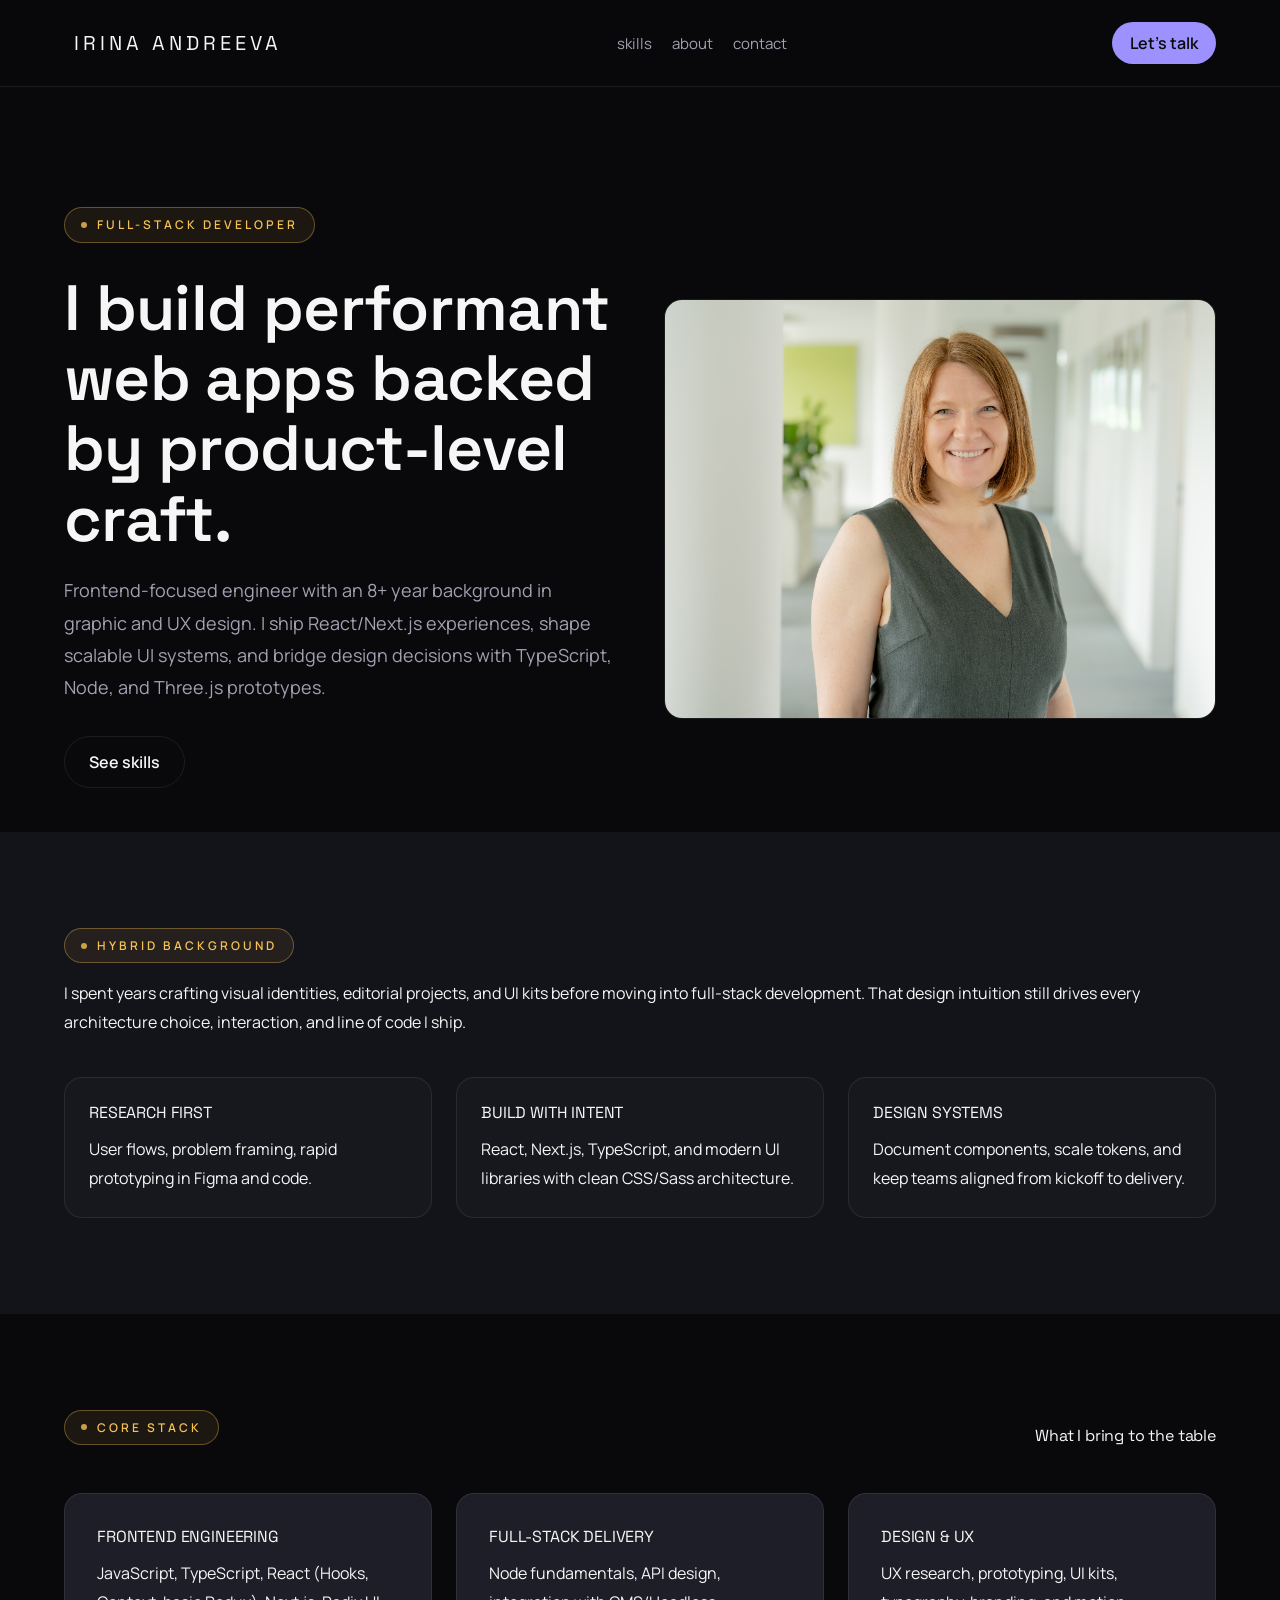
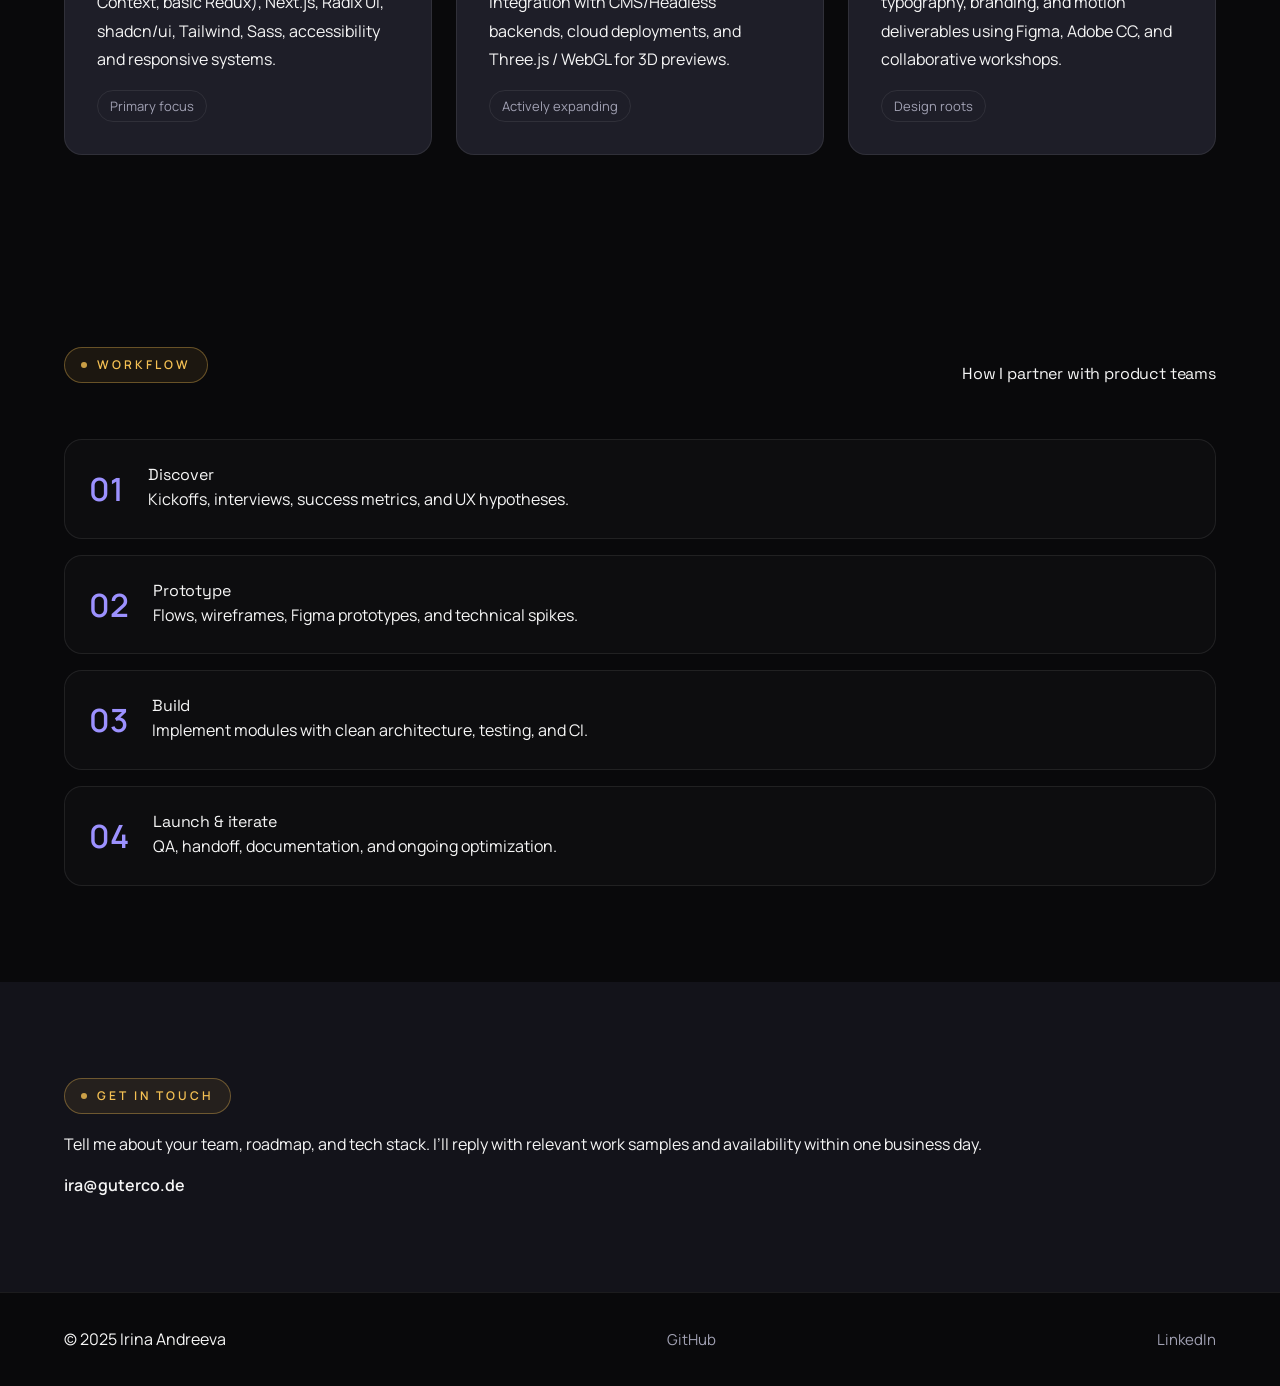
<file: index.html>
<!DOCTYPE html>
<html lang="en">
  <head>
    <meta charset="UTF-8" />
    <meta name="viewport" content="width=device-width, initial-scale=1" />
    <title>Irina Andreeva — Full-Stack Developer & Designer</title>
    <link rel="preconnect" href="https://fonts.googleapis.com" />
    <link rel="preconnect" href="https://fonts.gstatic.com" crossorigin />
    <link
      href="https://fonts.googleapis.com/css2?family=Manrope:wght@400;500;600;700&family=Space+Grotesk:wght@400;500;600;700&display=swap"
      rel="stylesheet"
    />
    <link rel="stylesheet" href="css/reset.css" />
    <link rel="stylesheet" href="css/style.css" />
  </head>
  <body>
    <header class="site-header">
      <div class="container">
        <a class="logo" href="#">IRINA ANDREEVA</a>
        <nav class="primary-nav">
          <!-- <a href="#projects">Projects</a> -->
          <a href="#skills">Skills</a>
          <a href="#about">About</a>
          <a href="#contact">Contact</a>
        </nav>
        <a class="cta" href="#contact">Let’s talk</a>
      </div>
    </header>

    <main>
      <section class="hero">
        <div class="container">
          <div class="hero__content">
            <p class="eyebrow">full-stack developer</p>
            <h1>I build performant web apps backed by product-level craft.</h1>
            <p class="lede">
              Frontend-focused engineer with an 8+ year background in graphic
              and UX design. I ship React/Next.js experiences, shape scalable UI
              systems, and bridge design decisions with TypeScript, Node, and
              Three.js prototypes.
            </p>
            <div class="hero__actions">
              <!-- <a class="btn btn--primary" href="#projects">View work</a> -->
              <a class="btn btn--ghost" href="#skills">See skills</a>
            </div>
            <!-- <ul class="hero__stats">
              <li>
                <span>8+</span>
                <p>years in design & product</p>
              </li>
              <li>
                <span>25+</span>
                <p>web/app launches shipped</p>
              </li>
              <li>
                <span>3</span>
                <p>design systems in production</p>
              </li>
            </ul> -->
          </div>
          <div class="hero__visual">
            <img
              src="./img/ira_portfolio.jpg  "
              alt="Developer workspace"
              class="hero__image"
            />
            <!-- <div class="hero__badge">code × design</div> -->
            <!-- <div class="hero__card">
              <p>Next role?</p>
              <strong>Open to frontend / full-stack teams</strong>
            </div> -->
          </div>
        </div>
      </section>

      <section id="about" class="about">
        <div class="container">
          <div class="about__intro">
            <p class="eyebrow">hybrid background</p>
            <p>
              I spent years crafting visual identities, editorial projects, and
              UI kits before moving into full-stack development. That design
              intuition still drives every architecture choice, interaction, and
              line of code I ship.
            </p>
          </div>
          <div class="about__grid">
            <article>
              <h3>Research first</h3>
              <p>
                User flows, problem framing, rapid prototyping in Figma and
                code.
              </p>
            </article>
            <article>
              <h3>Build with intent</h3>
              <p>
                React, Next.js, TypeScript, and modern UI libraries with clean
                CSS/Sass architecture.
              </p>
            </article>
            <article>
              <h3>Design systems</h3>
              <p>
                Document components, scale tokens, and keep teams aligned from
                kickoff to delivery.
              </p>
            </article>
          </div>
        </div>
      </section>

      <section id="skills" class="expertise">
        <div class="container">
          <div class="section-heading">
            <p class="eyebrow">core stack</p>
            <h2>What I bring to the table</h2>
          </div>
          <div class="expertise__list">
            <article>
              <h3>Frontend Engineering</h3>
              <p>
                JavaScript, TypeScript, React (Hooks, Context, basic Redux),
                Next.js, Radix UI, shadcn/ui, Tailwind, Sass, accessibility and
                responsive systems.
              </p>
              <span>Primary focus</span>
            </article>
            <article>
              <h3>Full-Stack Delivery</h3>
              <p>
                Node fundamentals, API design, integration with CMS/Headless
                backends, cloud deployments, and Three.js / WebGL for 3D
                previews.
              </p>
              <span>Actively expanding</span>
            </article>
            <article>
              <h3>Design & UX</h3>
              <p>
                UX research, prototyping, UI kits, typography, branding, and
                motion deliverables using Figma, Adobe CC, and collaborative
                workshops.
              </p>
              <span>Design roots</span>
            </article>
          </div>
        </div>
      </section>

      <!-- <section id="projects" class="projects">
        <div class="container">
          <div class="section-heading">
            <p class="eyebrow">selected work</p>
            <h2>Recent cross-disciplinary builds</h2>
            <a class="link-inline" href="projects/">More case studies →</a>
          </div>

          <div class="projects__grid">
            <article class="project-card">
              <div class="project-card__visual">
                <img
                  src="https://images.unsplash.com/photo-1498050108023-c5249f4df085?auto=format&fit=crop&w=800&q=80"
                  alt="Planta OS interface preview"
                />
                <span>full-stack</span>
              </div>
              <div class="project-card__body">
                <h3>Planta OS</h3>
                <p>
                  Next.js marketplace with personalized plant care playlists,
                  dynamic filters, and motion-driven onboarding.
                </p>
                <ul>
                  <li>Next.js · TypeScript</li>
                  <li>Radix UI</li>
                  <li>CMS integration</li>
                </ul>
              </div>
            </article>

            <article class="project-card">
              <div class="project-card__visual project-card__visual--alt">
                <img
                  src="https://images.unsplash.com/photo-1500530855697-b586d89ba3ee?auto=format&fit=crop&w=800&q=80"
                  alt="Neon Lab immersive screens"
                />
                <span>frontend</span>
              </div>
              <div class="project-card__body">
                <h3>Neon Lab</h3>
                <p>
                  Immersive performance hub with programmable gradients, WebGL
                  scenes, and an editorial CMS crafted in close sync with the
                  art team.
                </p>
                <ul>
                  <li>React · Three.js</li>
                  <li>Design system</li>
                  <li>Custom CMS</li>
                </ul>
              </div>
            </article>

            <article class="project-card">
              <div class="project-card__visual">
                <img
                  src="https://images.unsplash.com/photo-1500534623283-312aade485b7?auto=format&fit=crop&w=800&q=80"
                  alt="Soft Geometry generative art"
                />
                <span>prototype</span>
              </div>
              <div class="project-card__body">
                <h3>Soft Geometry</h3>
                <p>
                  NFT drop microsite with real-time shader controls, responsive
                  layout exploration, and art direction for campaign assets.
                </p>
                <ul>
                  <li>Three.js</li>
                  <li>Motion design</li>
                  <li>Brand kit</li>
                </ul>
              </div>
            </article>
          </div>
        </div>
      </section> -->

      <section class="process">
        <div class="container">
          <div class="section-heading">
            <p class="eyebrow">workflow</p>
            <h2>How I partner with product teams</h2>
          </div>
          <ol class="process__steps">
            <li>
              <span>01</span>
              <div>
                <h3>Discover</h3>
                <p>Kickoffs, interviews, success metrics, and UX hypotheses.</p>
              </div>
            </li>
            <li>
              <span>02</span>
              <div>
                <h3>Prototype</h3>
                <p>
                  Flows, wireframes, Figma prototypes, and technical spikes.
                </p>
              </div>
            </li>
            <li>
              <span>03</span>
              <div>
                <h3>Build</h3>
                <p>
                  Implement modules with clean architecture, testing, and CI.
                </p>
              </div>
            </li>
            <li>
              <span>04</span>
              <div>
                <h3>Launch & iterate</h3>
                <p>QA, handoff, documentation, and ongoing optimization.</p>
              </div>
            </li>
          </ol>
        </div>
      </section>

      <section id="contact" class="contact">
        <div class="container">
          <div class="contact__content">
            <p class="eyebrow">get in touch</p>
            <!-- <h2>Currently interviewing for frontend & full-stack roles</h2> -->
            <p>
              Tell me about your team, roadmap, and tech stack. I’ll reply with
              relevant work samples and availability within one business day.
            </p>
            <div class="contact__links">
              <a href="mailto:ira@guterco.de">ira@guterco.de</a>
            </div>
          </div>
        </div>
      </section>
    </main>

    <footer class="site-footer">
      <div class="container">
        <p>© 2025 Irina Andreeva</p>
        <a
          class="link-inline"
          href="https://github.com/inandreeva"
          target="_blank"
          rel="noopener noreferrer"
          >GitHub</a
        >
        <a
          class="link-inline"
          href="https://www.linkedin.com/in/irina-andreeva-38306076/"
          target="_blank"
          rel="noopener noreferrer"
          >LinkedIn</a
        >
      </div>
    </footer>
  </body>
</html>
</file>
<file: css/style.css>
* {
  box-sizing: border-box;
}

:root {
  --bg: #09090b;
  --surface: #13131a;
  --surface-alt: #1e1e28;
  --accent: #9c91ff;
  --accent-2: #f5c153;
  --text: #f6f6f6;
  --muted: #a1a1b3;
  --border: rgba(255, 255, 255, 0.08);
  --container: 1200px;
  --radius: 18px;
  --font-body: "Manrope", "Inter", system-ui, -apple-system, sans-serif;
  --font-display: "Space Grotesk", "Manrope", sans-serif;
  font-family: var(--font-body);
  color: var(--text);
  background-color: var(--bg);
}

body {
  margin: 0;
  background: var(--bg);
  color: var(--text);
  font-family: var(--font-body);
  font-weight: 400;
}

h1,
h2,
h3,
h4,
.logo {
  font-family: var(--font-display);
  letter-spacing: -0.01em;
}

p {
  font-size: 16px;
  line-height: 1.8;
}

.container {
  width: min(100%, var(--container));
  margin: 0 auto;
  padding: 0 24px;
}

section {
  padding: 96px 0;
}

.site-header {
  position: sticky;
  top: 0;
  z-index: 10;
  background: rgba(9, 9, 11, 0.85);
  backdrop-filter: blur(14px);
  border-bottom: 1px solid var(--border);
}

.site-header .container {
  display: flex;
  align-items: center;
  justify-content: space-between;
  gap: 24px;
  padding: 20px 24px;
}

.logo {
  display: inline-flex;
  align-items: center;
  justify-content: center;
  padding: 10px;
  font-weight: 400;
  font-size: 20px;
  letter-spacing: 0.2em;
  text-transform: uppercase;
  color: inherit;
  text-decoration: none;
}

.primary-nav {
  display: flex;
  gap: 20px;
  font-size: 15px;
  text-transform: lowercase;
}

.primary-nav a {
  color: var(--muted);
  text-decoration: none;
  transition: color 0.2s ease;
}

.primary-nav a:hover {
  color: var(--text);
}

.cta {
  color: var(--bg);
  background: var(--accent);
  padding: 10px 18px;
  border-radius: 999px;
  text-decoration: none;
  font-weight: 600;
}

.hero {
  padding-top: 120px;
  padding-bottom: 20px;
}

.hero .container {
  display: grid;
  grid-template-columns: repeat(auto-fit, minmax(320px, 1fr));
  gap: 48px;
  align-items: center;
}

.hero__content h1 {
  font-size: clamp(36px, 5vw, 64px);
  line-height: 1.1;
  margin: 14px 0 20px;
  font-weight: 600;
}

.hero__content .lede {
  font-size: 18px;
  color: var(--muted);
  max-width: 52ch;
}

.hero__actions {
  display: flex;
  flex-wrap: wrap;
  gap: 16px;
  margin: 32px 0 24px;
}

.btn {
  display: inline-flex;
  align-items: center;
  justify-content: center;
  border-radius: 999px;
  padding: 14px 24px;
  font-weight: 600;
  text-decoration: none;
  border: 1px solid transparent;
}

.btn--primary {
  background: linear-gradient(135deg, var(--accent), var(--accent-2));
  color: var(--bg);
}

.btn--ghost {
  border-color: var(--border);
  color: var(--text);
}

.hero__stats {
  list-style: none;
  display: flex;
  flex-wrap: wrap;
  gap: 32px;
  padding: 0;
  margin: 0;
}

.hero__stats span {
  display: block;
  font-size: 32px;
  font-weight: 600;
}

.hero__visual {
  display: grid;
  gap: 24px;
  justify-items: start;
}

.hero__image {
  width: 100%;
  border-radius: var(--radius);
  border: 1px solid var(--border);
  object-fit: cover;
  height: 420px;
}

.hero__badge {
  border: 1px solid var(--border);
  padding: 12px 18px;
  border-radius: 999px;
  text-transform: uppercase;
  font-size: 13px;
  letter-spacing: 0.1em;
}

.hero__card {
  padding: 32px;
  border-radius: var(--radius);
  background: radial-gradient(circle at top right, rgba(156, 145, 255, 0.35), transparent 60%), var(--surface);
  border: 1px solid var(--border);
  display: flex;
  flex-direction: column;
  gap: 8px;
}

.hero__card strong {
  font-size: 20px;
}

.about__intro h2 {
  text-transform: uppercase;
  margin-bottom: 12px;
}

.eyebrow {
  display: inline-flex;
  align-items: center;
  gap: 10px;
  text-transform: uppercase;
  letter-spacing: 0.25em;
  font-size: 12px;
  font-weight: 600;
  color: var(--accent-2);
  padding: 6px 16px;
  border-radius: 999px;
  border: 1px solid rgba(245, 193, 83, 0.35);
  background: rgba(245, 193, 83, 0.08);
  margin-bottom: 16px;
}

.eyebrow::before {
  content: "";
  width: 6px;
  height: 6px;
  border-radius: 50%;
  background: currentColor;
  opacity: 0.8;
}

.about {
  background: var(--surface);
  /* border-radius: 48px 48px 0 0; */
  /* margin-top: 80px; */
}

.about__grid {
  display: grid;
  grid-template-columns: repeat(auto-fit, minmax(220px, 1fr));
  gap: 24px;
  margin-top: 40px;
}

.about__grid article {
  padding: 24px;
  border: 1px solid var(--border);
  border-radius: var(--radius);
  background: rgba(255, 255, 255, 0.02);
}

.about__grid h3 {
  text-transform: uppercase;
  margin-bottom: 12px;
}

.expertise__list h3 {
  text-transform: uppercase;
  margin-bottom: 12px;
}

.expertise {
  background: var(--bg);
}

.section-heading {
  display: flex;
  flex-wrap: wrap;
  gap: 12px 24px;
  align-items: center;
  justify-content: space-between;
  margin-bottom: 32px;
}

.expertise__list {
  display: grid;
  grid-template-columns: repeat(auto-fit, minmax(240px, 1fr));
  gap: 24px;
}

.expertise__list article {
  padding: 32px;
  border: 1px solid var(--border);
  border-radius: var(--radius);
  background: var(--surface-alt);
}

.expertise__list span {
  display: inline-flex;
  margin-top: 16px;
  padding: 6px 12px;
  border-radius: 999px;
  border: 1px solid var(--border);
  font-size: 13px;
  color: var(--muted);
}

.projects {
  background: var(--surface);
}

.projects__grid {
  display: grid;
  grid-template-columns: repeat(auto-fit, minmax(280px, 1fr));
  gap: 24px;
}

.project-card {
  border: 1px solid var(--border);
  border-radius: var(--radius);
  overflow: hidden;
  display: flex;
  flex-direction: column;
  background: var(--surface-alt);
}

.project-card__visual {
  height: 180px;
  background: linear-gradient(135deg, #3730a3, #6366f1);
  display: flex;
  align-items: flex-start;
  justify-content: flex-end;
  padding: 16px;
  text-transform: uppercase;
  font-size: 12px;
  letter-spacing: 0.2em;
  position: relative;
  overflow: hidden;
}

.project-card__visual--alt {
  background: linear-gradient(135deg, #f97316, #f43f5e);
}

.project-card__visual img {
  position: absolute;
  inset: 0;
  width: 100%;
  height: 100%;
  object-fit: cover;
  opacity: 0.85;
}

.project-card__visual span {
  position: relative;
  z-index: 1;
}

.project-card__body {
  padding: 24px;
  flex: 1;
}

.project-card__body ul {
  list-style: none;
  display: flex;
  flex-wrap: wrap;
  gap: 8px 16px;
  padding: 0;
  margin: 16px 0 0;
  color: var(--muted);
  font-size: 14px;
}

.process {
  background: var(--bg);
}

.process__steps {
  list-style: none;
  padding: 0;
  margin: 40px 0 0;
  display: grid;
  gap: 16px;
}

.process__steps li {
  display: flex;
  align-items: center;
  gap: 24px;
  padding: 24px;
  border-radius: var(--radius);
  border: 1px solid var(--border);
  background: rgba(255, 255, 255, 0.02);
}

.process__steps span {
  font-size: 32px;
  font-weight: 600;
  color: var(--accent);
}

.contact {
  background: var(--surface);
}

.contact .container {
  display: grid;
  grid-template-columns: repeat(auto-fit, minmax(280px, 1fr));
  gap: 40px;
  align-items: center;
}

.contact__links {
  display: flex;
  flex-direction: column;
  gap: 8px;
  margin-top: 16px;
}

.contact__links a {
  color: var(--text);
  text-decoration: none;
  font-weight: 600;
}

.contact__form {
  display: flex;
  flex-direction: column;
  gap: 16px;
  padding: 32px;
  border-radius: var(--radius);
  border: 1px solid var(--border);
  background: var(--surface-alt);
}

.contact__form label {
  display: flex;
  flex-direction: column;
  gap: 8px;
  color: var(--muted);
  font-size: 14px;
}

.contact__form input,
.contact__form textarea {
  border-radius: 12px;
  border: 1px solid var(--border);
  background: transparent;
  color: var(--text);
  padding: 12px;
  font: inherit;
}

.contact__form textarea {
  resize: vertical;
}

.link-inline {
  color: var(--muted);
  text-decoration: none;
  font-size: 15px;
}

.site-footer {
  border-top: 1px solid var(--border);
  padding: 32px 0;
  background: var(--bg);
}

.site-footer .container {
  display: flex;
  flex-wrap: wrap;
  gap: 16px 24px;
  align-items: center;
  justify-content: space-between;
  font-size: 14px;
}

@media (max-width: 720px) {
  .primary-nav {
    display: none;
  }

  .site-header .container {
    justify-content: space-between;
  }

  section {
    padding: 72px 0;
  }
}
</file>
